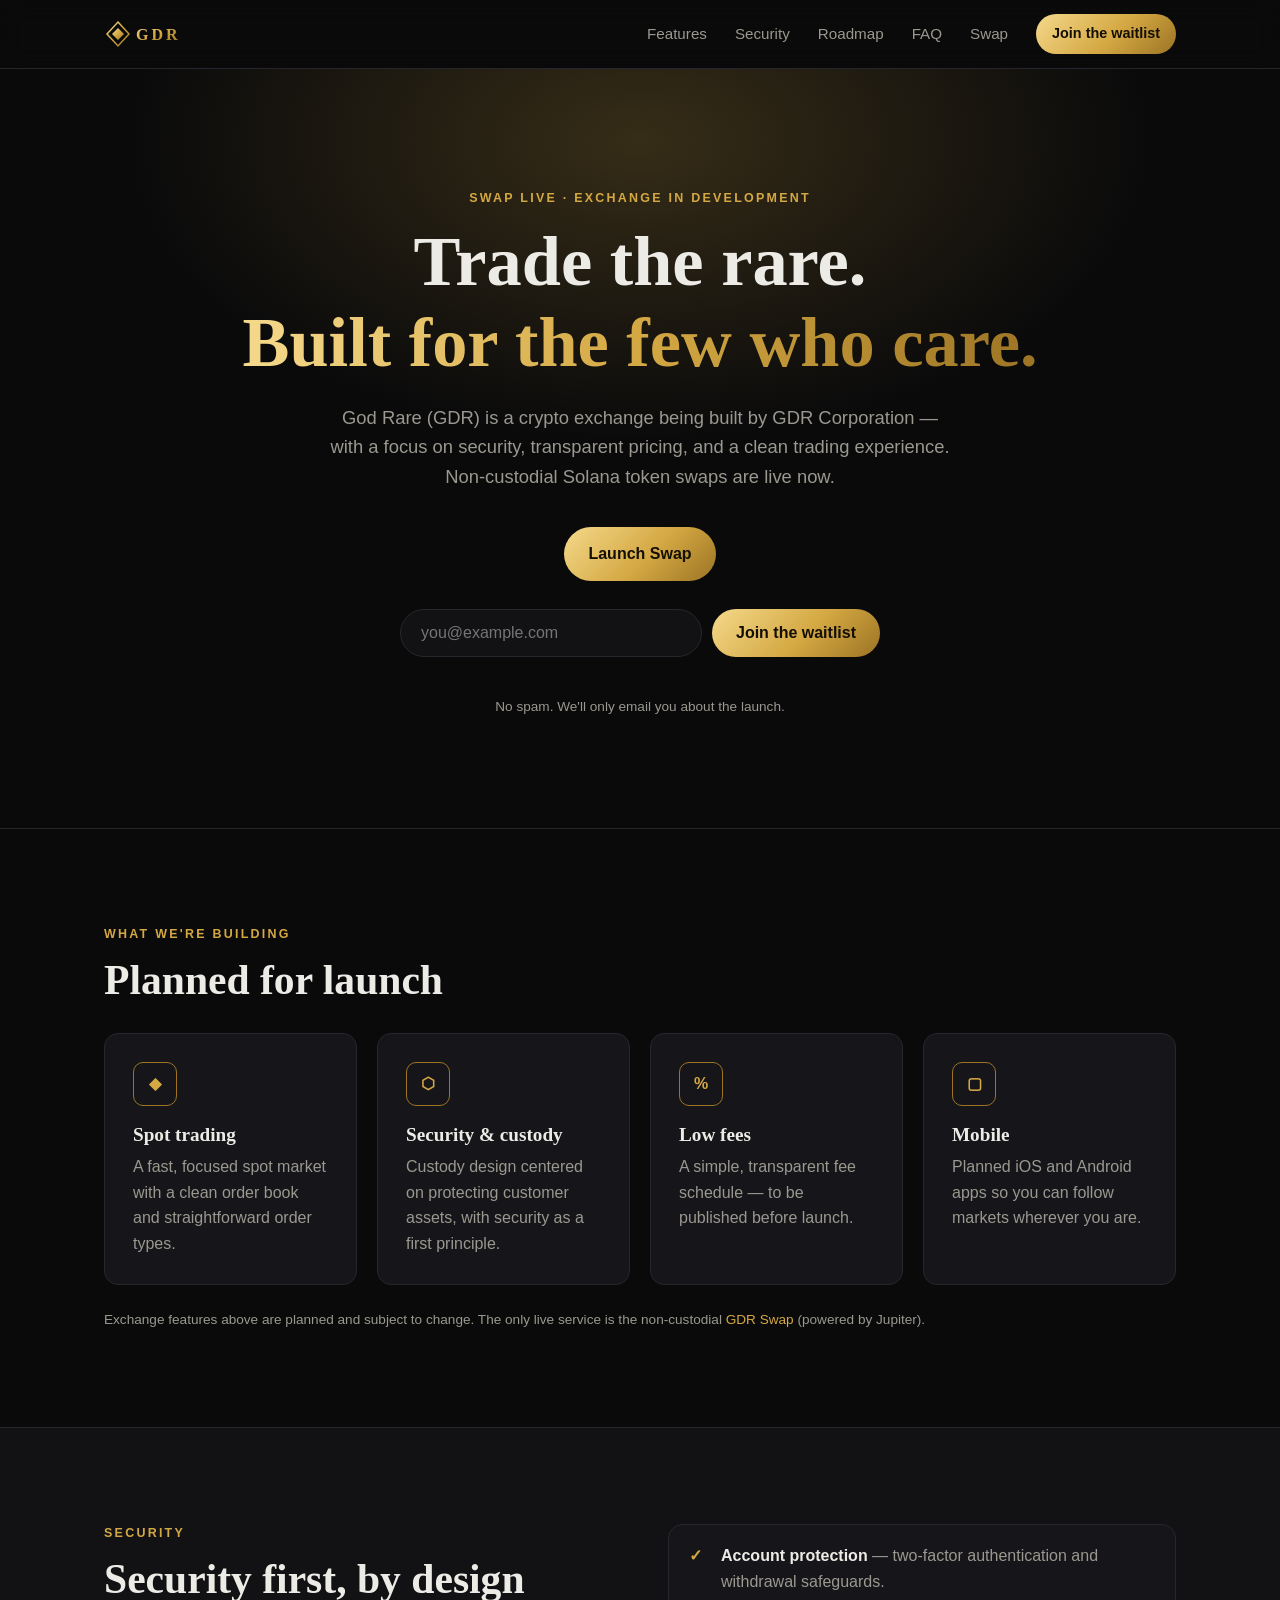
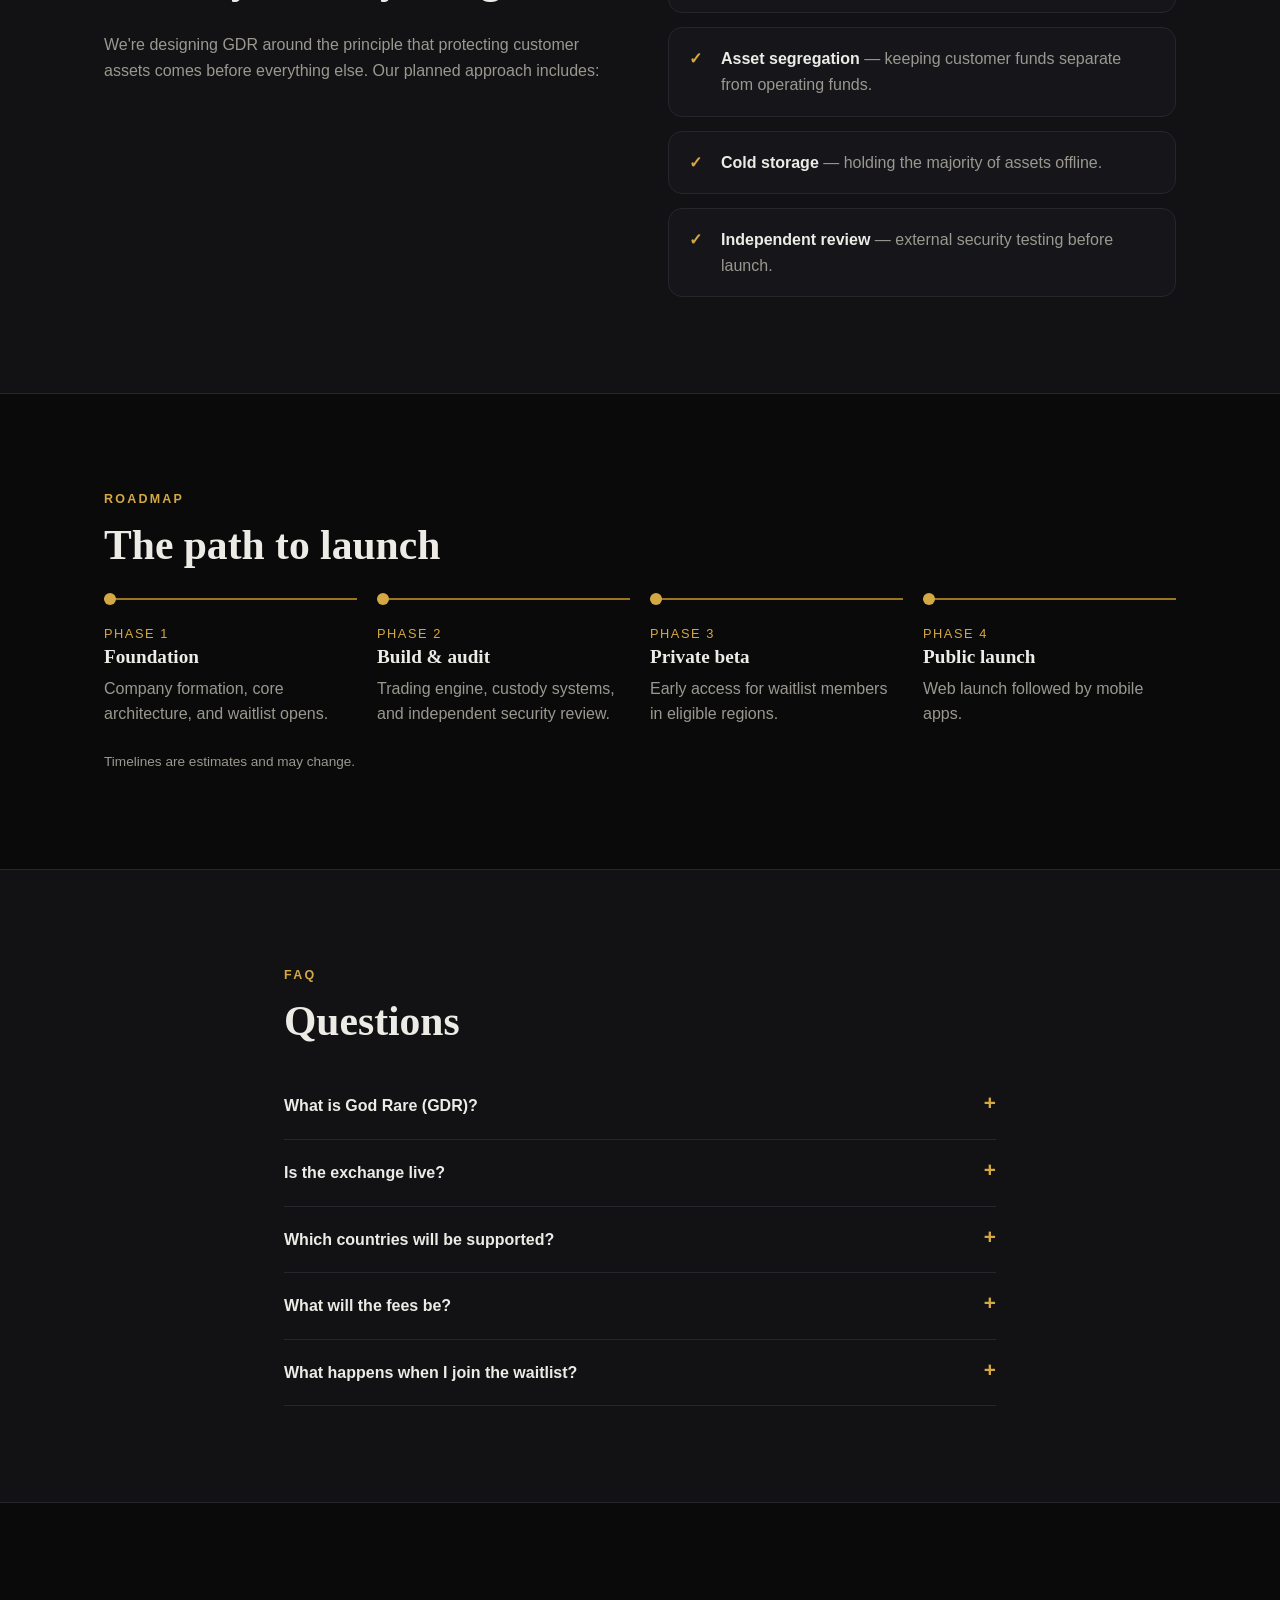
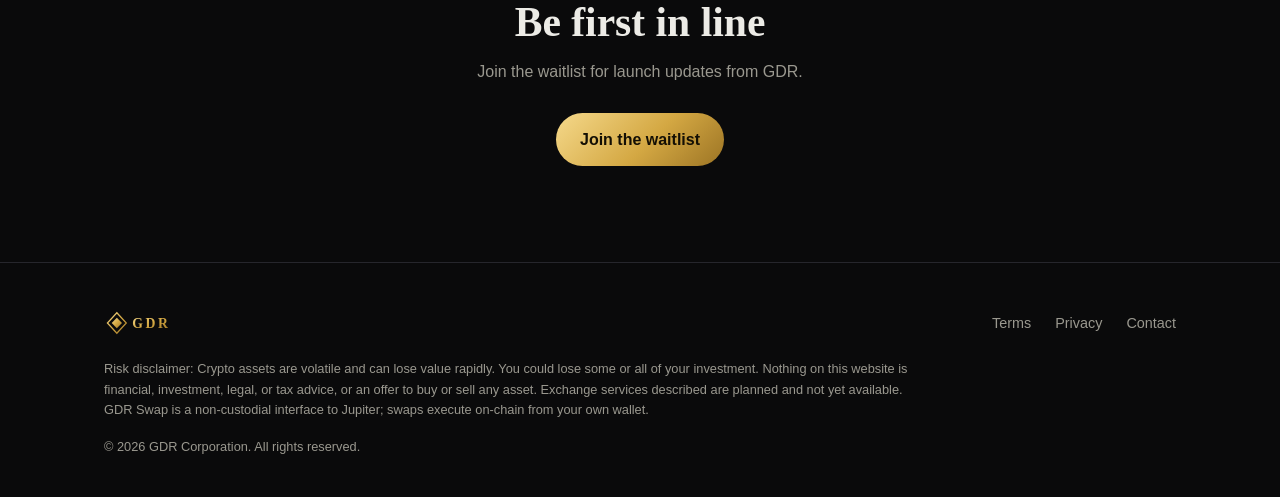
<file: index.html>
<!DOCTYPE html>
<html lang="en">
<head>
<meta charset="utf-8">
<meta name="viewport" content="width=device-width, initial-scale=1">
<title>God Rare (GDR) — A crypto exchange in development by GDR Corporation</title>
<meta name="description" content="God Rare (GDR) is an upcoming crypto exchange from GDR Corporation. Join the waitlist for launch updates.">
<link rel="icon" href="assets/favicon.svg" type="image/svg+xml">
<link rel="stylesheet" href="css/style.css">
</head>
<body>
<header class="nav">
  <div class="wrap nav-inner">
    <a href="#top" class="brand"><img src="assets/logo.svg" alt="GDR" width="110" height="28"></a>
    <nav class="links" id="links">
      <a href="#features">Features</a><a href="#security">Security</a><a href="#roadmap">Roadmap</a><a href="#faq">FAQ</a><a href="swap.html">Swap</a>
      <a href="#waitlist" class="btn btn-sm">Join the waitlist</a>
    </nav>
    <button class="menu" id="menu" aria-label="Open menu" aria-expanded="false"><span></span><span></span></button>
  </div>
</header>

<main id="top">
  <!-- HERO -->
  <section class="hero">
    <div class="glow"></div>
    <div class="wrap hero-inner">
      <p class="eyebrow">Swap live · Exchange in development</p>
      <h1>Trade the rare.<br><span class="gold">Built for the few who care.</span></h1>
      <p class="lead">God Rare (GDR) is a crypto exchange being built by GDR Corporation — with a focus on security, transparent pricing, and a clean trading experience. Non-custodial Solana token swaps are live now.</p>
      <p style="margin-bottom:28px"><a href="swap.html" class="btn">Launch Swap</a></p>
      <form class="waitlist" id="waitlist" novalidate>
        <!-- TODO: Connect a real form endpoint (e.g. Formspree, Netlify Forms, or your own API).
             Set action="https://YOUR-ENDPOINT" method="POST" and update js/main.js to submit via fetch(). -->
        <label for="email" class="sr-only">Email address</label>
        <input type="email" id="email" name="email" placeholder="you@example.com" required autocomplete="email">
        <button type="submit" class="btn">Join the waitlist</button>
      </form>
      <p class="form-msg" id="form-msg" role="status" aria-live="polite"></p>
      <p class="fine">No spam. We'll only email you about the launch.</p>
    </div>
  </section>

  <!-- FEATURES -->
  <section id="features" class="section">
    <div class="wrap">
      <p class="eyebrow">What we're building</p>
      <h2>Planned for launch</h2>
      <div class="grid">
        <article class="card"><div class="ico">◆</div><h3>Spot trading</h3><p>A fast, focused spot market with a clean order book and straightforward order types.</p></article>
        <article class="card"><div class="ico">⬡</div><h3>Security &amp; custody</h3><p>Custody design centered on protecting customer assets, with security as a first principle.</p></article>
        <article class="card"><div class="ico">%</div><h3>Low fees</h3><p>A simple, transparent fee schedule — to be published before launch.</p></article>
        <article class="card"><div class="ico">▢</div><h3>Mobile</h3><p>Planned iOS and Android apps so you can follow markets wherever you are.</p></article>
      </div>
      <p class="note">Exchange features above are planned and subject to change. The only live service is the non-custodial <a href="swap.html" style="color:var(--gold)">GDR Swap</a> (powered by Jupiter).</p>
    </div>
  </section>

  <!-- SECURITY -->
  <section id="security" class="section alt">
    <div class="wrap split">
      <div>
        <p class="eyebrow">Security</p>
        <h2>Security first, by design</h2>
        <p>We're designing GDR around the principle that protecting customer assets comes before everything else. Our planned approach includes:</p>
      </div>
      <ul class="checks">
        <li><strong>Account protection</strong> — two-factor authentication and withdrawal safeguards.</li>
        <li><strong>Asset segregation</strong> — keeping customer funds separate from operating funds.</li>
        <li><strong>Cold storage</strong> — holding the majority of assets offline.</li>
        <li><strong>Independent review</strong> — external security testing before launch.</li>
      </ul>
    </div>
  </section>

  <!-- ROADMAP -->
  <section id="roadmap" class="section">
    <div class="wrap">
      <p class="eyebrow">Roadmap</p>
      <h2>The path to launch</h2>
      <ol class="timeline">
        <li><span>Phase 1</span><h3>Foundation</h3><p>Company formation, core architecture, and waitlist opens.</p></li>
        <li><span>Phase 2</span><h3>Build &amp; audit</h3><p>Trading engine, custody systems, and independent security review.</p></li>
        <li><span>Phase 3</span><h3>Private beta</h3><p>Early access for waitlist members in eligible regions.</p></li>
        <li><span>Phase 4</span><h3>Public launch</h3><p>Web launch followed by mobile apps.</p></li>
      </ol>
      <p class="note">Timelines are estimates and may change.</p>
    </div>
  </section>

  <!-- FAQ -->
  <section id="faq" class="section alt">
    <div class="wrap narrow">
      <p class="eyebrow">FAQ</p>
      <h2>Questions</h2>
      <details><summary>What is God Rare (GDR)?</summary><p>GDR is a cryptocurrency exchange currently in development by GDR Corporation.</p></details>
      <details><summary>Is the exchange live?</summary><p>The centralized exchange is not live yet — join the waitlist to hear when early access opens. A non-custodial Solana token <a href="swap.html" style="color:var(--gold)">swap</a> is available now; you connect your own wallet and GDR never holds your funds.</p></details>
      <details><summary>Which countries will be supported?</summary><p>Availability will depend on local requirements. Supported regions will be announced before launch.</p></details>
      <details><summary>What will the fees be?</summary><p>We plan to publish a simple, transparent fee schedule ahead of launch.</p></details>
      <details><summary>What happens when I join the waitlist?</summary><p>We'll email you launch updates and early-access news. You can unsubscribe at any time.</p></details>
    </div>
  </section>

  <section id="waitlist" class="section cta">
    <div class="wrap narrow center">
      <h2>Be first in line</h2>
      <p>Join the waitlist for launch updates from GDR.</p>
      <a href="#top" class="btn" data-focus-email>Join the waitlist</a>
    </div>
  </section>
</main>

<footer class="footer">
  <div class="wrap">
    <div class="foot-top">
      <img src="assets/logo.svg" alt="GDR" width="96" height="24">
      <nav><a href="#">Terms</a><a href="#">Privacy</a><a href="mailto:hello@example.com">Contact</a></nav>
    </div>
    <p class="disclaimer">Risk disclaimer: Crypto assets are volatile and can lose value rapidly. You could lose some or all of your investment. Nothing on this website is financial, investment, legal, or tax advice, or an offer to buy or sell any asset. Exchange services described are planned and not yet available. GDR Swap is a non-custodial interface to Jupiter; swaps execute on-chain from your own wallet.</p>
    <p class="copy">© 2026 GDR Corporation. All rights reserved.</p>
  </div>
</footer>
<script src="js/main.js"></script>
</body>
</html>
</file>
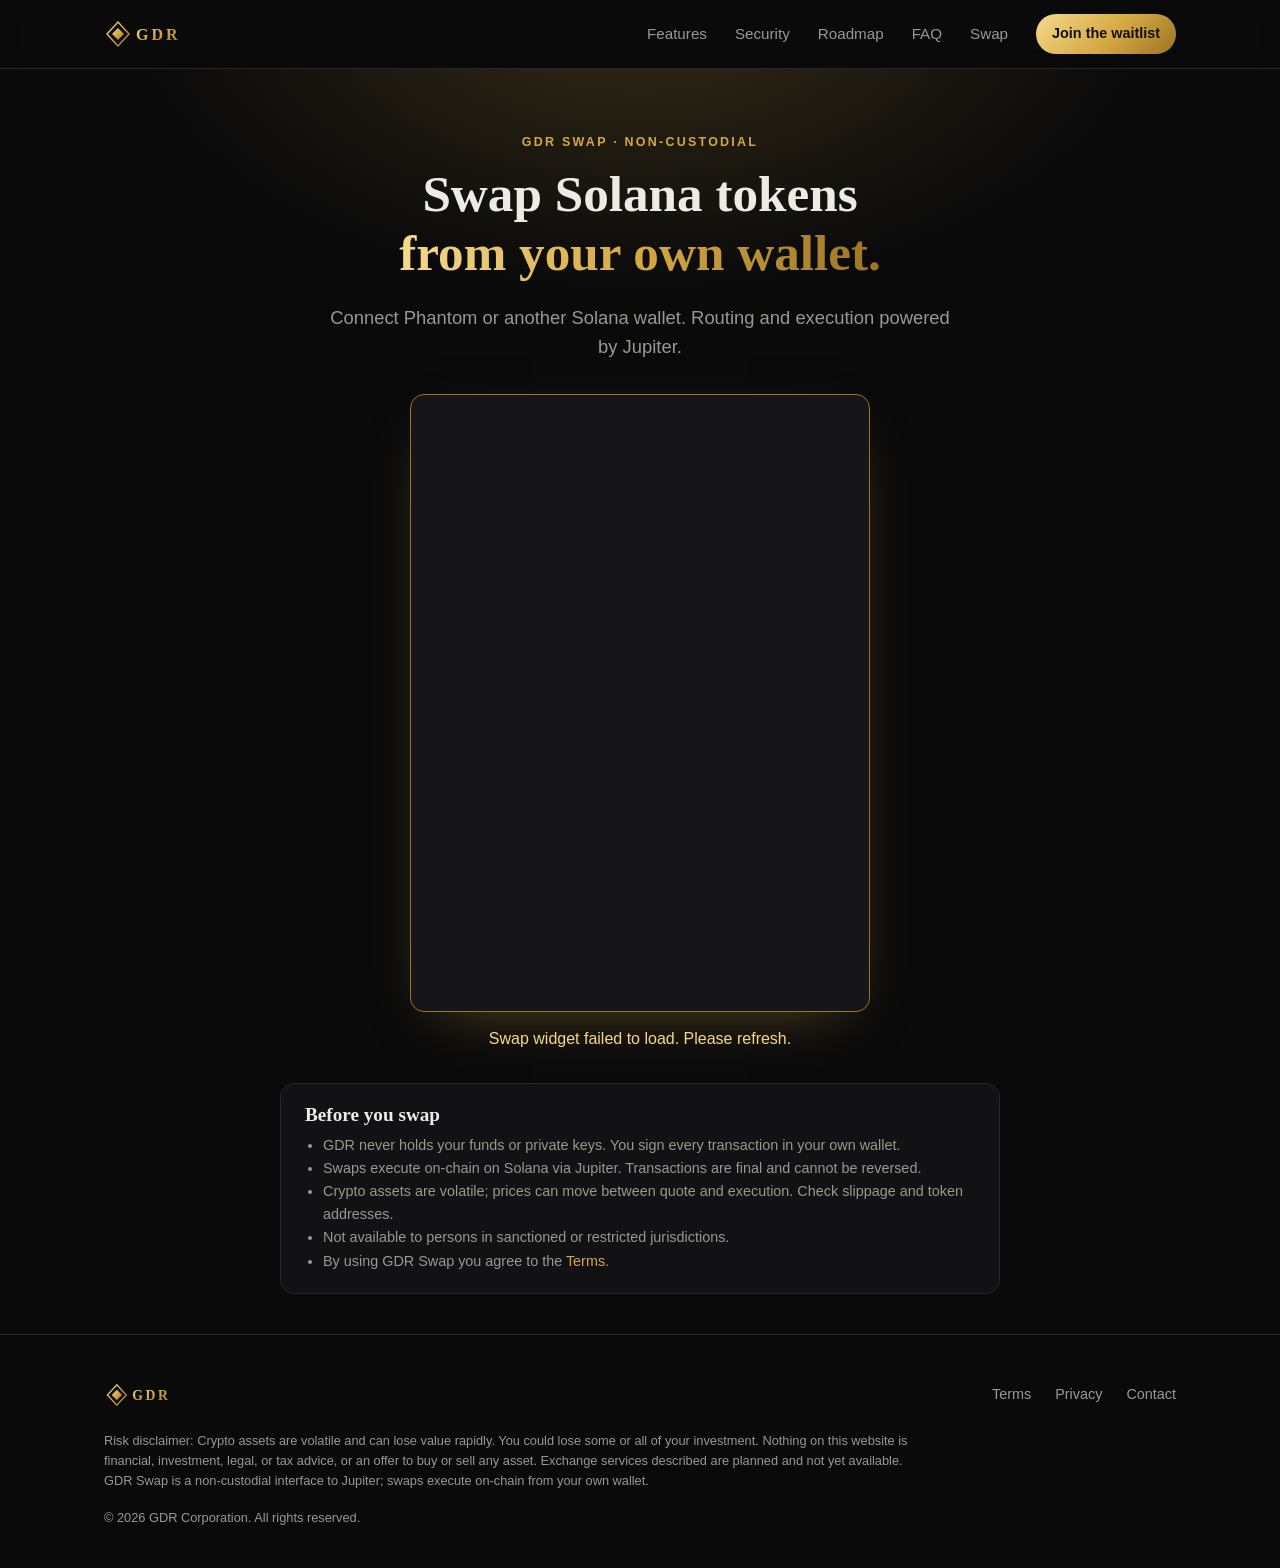
<file: swap.html>
<!DOCTYPE html>
<html lang="en">
<head>
<meta charset="utf-8">
<meta name="viewport" content="width=device-width, initial-scale=1">
<title>GDR Swap — Non-custodial Solana swaps | God Rare (GDR)</title>
<meta name="description" content="Swap Solana tokens non-custodially with GDR Swap, powered by Jupiter.">
<link rel="icon" href="assets/favicon.svg" type="image/svg+xml">
<link rel="stylesheet" href="css/style.css">
<script src="https://plugin.jup.ag/plugin-v1.js" data-preload defer></script>
</head>
<body>
<header class="nav">
  <div class="wrap nav-inner">
    <a href="index.html" class="brand"><img src="assets/logo.svg" alt="GDR" width="110" height="28"></a>
    <nav class="links" id="links">
      <a href="index.html#features">Features</a><a href="index.html#security">Security</a><a href="index.html#roadmap">Roadmap</a><a href="index.html#faq">FAQ</a><a href="swap.html">Swap</a>
      <a href="index.html#waitlist" class="btn btn-sm">Join the waitlist</a>
    </nav>
    <button class="menu" id="menu" aria-label="Open menu" aria-expanded="false"><span></span><span></span></button>
  </div>
</header>

<main id="top">
  <section class="swap-hero">
    <div class="glow"></div>
    <div class="wrap" style="position:relative">
      <p class="eyebrow">GDR Swap · Non-custodial</p>
      <h1 style="font-size:clamp(2rem,5vw,3.2rem)">Swap Solana tokens<br><span class="gold">from your own wallet.</span></h1>
      <p class="lead" style="margin-bottom:32px">Connect Phantom or another Solana wallet. Routing and execution powered by Jupiter.</p>
      <div class="swap-box"><div id="jupiter-plugin"></div></div>
      <p class="form-msg" id="swap-status" role="status"></p>
      <div class="notice" style="text-align:left">
        <h3>Before you swap</h3>
        <ul>
          <li>GDR never holds your funds or private keys. You sign every transaction in your own wallet.</li>
          <li>Swaps execute on-chain on Solana via Jupiter. Transactions are final and cannot be reversed.</li>
          <li>Crypto assets are volatile; prices can move between quote and execution. Check slippage and token addresses.</li>
          <li>Not available to persons in sanctioned or restricted jurisdictions.</li>
          <li>By using GDR Swap you agree to the <a href="#">Terms</a>.</li>
        </ul>
      </div>
    </div>
  </section>
</main>

<footer class="footer">
  <div class="wrap">
    <div class="foot-top">
      <img src="assets/logo.svg" alt="GDR" width="96" height="24">
      <nav><a href="#">Terms</a><a href="#">Privacy</a><a href="mailto:hello@example.com">Contact</a></nav>
    </div>
    <p class="disclaimer">Risk disclaimer: Crypto assets are volatile and can lose value rapidly. You could lose some or all of your investment. Nothing on this website is financial, investment, legal, or tax advice, or an offer to buy or sell any asset. Exchange services described are planned and not yet available. GDR Swap is a non-custodial interface to Jupiter; swaps execute on-chain from your own wallet.</p>
    <p class="copy">© 2026 GDR Corporation. All rights reserved.</p>
  </div>
</footer>
<script>const m=document.getElementById("menu"),l=document.getElementById("links");m.addEventListener("click",()=>m.setAttribute("aria-expanded",l.classList.toggle("open")));</script>
<script src="js/swap.js"></script>
</body>
</html>
</file>
<file: css/style.css>
/* ===== Theme — edit colors here ===== */
:root{
  --bg:#0a0a0b; --bg2:#121214; --card:#16161a; --line:#26262c;
  --text:#ecebe6; --muted:#9a988f;
  --gold:#d4a843; --gold-l:#f5d98b; --gold-d:#9c7424;
  --radius:14px; --max:1120px;
  --serif:Georgia,"Times New Roman",serif;
  --sans:-apple-system,BlinkMacSystemFont,"Segoe UI",Inter,Roboto,Helvetica,Arial,sans-serif;
}
*{box-sizing:border-box;margin:0;padding:0}
html{scroll-behavior:smooth}
body{background:var(--bg);color:var(--text);font:16px/1.6 var(--sans);-webkit-font-smoothing:antialiased}
a{color:inherit;text-decoration:none}
img{display:block}
.wrap{max-width:var(--max);margin:0 auto;padding:0 24px}
.narrow{max-width:760px}.center{text-align:center}
.sr-only{position:absolute;width:1px;height:1px;overflow:hidden;clip:rect(0 0 0 0)}
.gold{background:linear-gradient(90deg,var(--gold-l),var(--gold),var(--gold-d));-webkit-background-clip:text;background-clip:text;color:transparent}
.eyebrow{color:var(--gold);text-transform:uppercase;letter-spacing:.18em;font-size:.78rem;font-weight:600;margin-bottom:12px}
h1,h2,h3{font-family:var(--serif);font-weight:700;line-height:1.15}
h1{font-size:clamp(2.4rem,6vw,4.4rem);margin-bottom:20px}
h2{font-size:clamp(1.8rem,4vw,2.6rem);margin-bottom:28px}
h3{font-size:1.2rem;margin-bottom:8px}
p{color:var(--muted)}
.btn{display:inline-block;border:0;cursor:pointer;background:linear-gradient(135deg,var(--gold-l),var(--gold) 55%,var(--gold-d));color:#140f04;font-weight:700;padding:14px 24px;border-radius:999px;font-size:1rem;transition:transform .15s,box-shadow .15s}
.btn:hover{transform:translateY(-1px);box-shadow:0 8px 30px -8px rgba(212,168,67,.6)}
.btn-sm{padding:8px 16px;font-size:.9rem}
/* Nav */
.nav{position:sticky;top:0;z-index:10;background:rgba(10,10,11,.8);backdrop-filter:blur(12px);border-bottom:1px solid var(--line)}
.nav-inner{display:flex;align-items:center;justify-content:space-between;height:68px}
.links{display:flex;gap:28px;align-items:center}
.links a:not(.btn){color:var(--muted);font-size:.95rem}.links a:not(.btn):hover{color:var(--text)}
.menu{display:none;background:none;border:0;cursor:pointer;width:32px;height:32px}
.menu span{display:block;height:2px;background:var(--gold);margin:7px 4px}
/* Hero */
.hero{position:relative;overflow:hidden;padding:120px 0 110px;text-align:center}
.glow{position:absolute;inset:-30% 10% auto;height:600px;background:radial-gradient(closest-side,rgba(212,168,67,.22),transparent);pointer-events:none}
.hero-inner{position:relative}
.lead{font-size:1.15rem;max-width:620px;margin:0 auto 36px}
.waitlist{display:flex;gap:10px;max-width:480px;margin:0 auto}
.waitlist input{flex:1;min-width:0;background:var(--bg2);border:1px solid var(--line);color:var(--text);padding:14px 20px;border-radius:999px;font-size:1rem}
.waitlist input:focus{outline:none;border-color:var(--gold)}
.form-msg{min-height:1.6em;margin-top:14px;color:var(--gold-l)}
.form-msg.err{color:#e88}
.fine{font-size:.85rem}
/* Sections */
.section{padding:96px 0;border-top:1px solid var(--line)}
.alt{background:var(--bg2)}
.grid{display:grid;grid-template-columns:repeat(4,1fr);gap:20px}
.card{background:var(--card);border:1px solid var(--line);border-radius:var(--radius);padding:28px;transition:border-color .2s}
.card:hover{border-color:var(--gold-d)}
.ico{width:44px;height:44px;border-radius:10px;display:grid;place-items:center;color:var(--gold);border:1px solid var(--gold-d);margin-bottom:18px;font-weight:700}
.note{font-size:.85rem;margin-top:24px}
.split{display:grid;grid-template-columns:1fr 1fr;gap:56px;align-items:start}
.checks{list-style:none;display:grid;gap:14px}
.checks li{background:var(--card);border:1px solid var(--line);border-radius:var(--radius);padding:18px 20px 18px 52px;position:relative;color:var(--muted)}
.checks li::before{content:"✓";position:absolute;left:20px;top:18px;color:var(--gold);font-weight:700}
.checks strong{color:var(--text)}
.timeline{list-style:none;display:grid;grid-template-columns:repeat(4,1fr);gap:20px;position:relative}
.timeline li{border-top:2px solid var(--gold-d);padding-top:20px;position:relative}
.timeline li::before{content:"";position:absolute;top:-7px;left:0;width:12px;height:12px;border-radius:50%;background:var(--gold)}
.timeline span{color:var(--gold);font-size:.8rem;letter-spacing:.12em;text-transform:uppercase}
details{border-bottom:1px solid var(--line);padding:20px 0}
summary{cursor:pointer;font-weight:600;list-style:none;display:flex;justify-content:space-between}
summary::after{content:"+";color:var(--gold);font-size:1.3rem;line-height:1}
details[open] summary::after{content:"–"}
details p{margin-top:12px}
.cta h2{margin-bottom:12px}.cta p{margin-bottom:28px}
/* Footer */
.footer{border-top:1px solid var(--line);padding:48px 0 40px}
.foot-top{display:flex;justify-content:space-between;align-items:center;margin-bottom:24px;gap:20px}
.foot-top nav{display:flex;gap:24px}.foot-top nav a{color:var(--muted);font-size:.9rem}.foot-top nav a:hover{color:var(--gold)}
.disclaimer{font-size:.8rem;max-width:820px;margin-bottom:16px}
.copy{font-size:.8rem}
/* Responsive */
@media(max-width:900px){.grid{grid-template-columns:1fr 1fr}.timeline{grid-template-columns:1fr 1fr;row-gap:36px}.split{grid-template-columns:1fr;gap:24px}}
@media(max-width:640px){
  .menu{display:block}
  .links{display:none;position:absolute;top:68px;left:0;right:0;flex-direction:column;gap:18px;padding:24px;background:var(--bg);border-bottom:1px solid var(--line)}
  .links.open{display:flex}
  .hero{padding:80px 0 72px}.section{padding:72px 0}
  .grid,.timeline{grid-template-columns:1fr}
  .waitlist{flex-direction:column}
  .foot-top{flex-direction:column;align-items:flex-start}
}
/* Swap page + Jupiter Plugin theme (RGB triplets per Jupiter docs) */
:root{--jupiter-plugin-primary:212,168,67;--jupiter-plugin-background:10,10,11;--jupiter-plugin-primaryText:236,235,230;--jupiter-plugin-warning:245,217,139;--jupiter-plugin-interactive:38,38,44;--jupiter-plugin-module:22,22,26}
.swap-hero{padding:64px 0 40px;text-align:center;position:relative;overflow:hidden}
.swap-box{max-width:460px;margin:0 auto;background:var(--card);border:1px solid var(--gold-d);border-radius:var(--radius);padding:8px;box-shadow:0 20px 60px -30px rgba(212,168,67,.5)}
#jupiter-plugin{min-height:600px}
.notice{max-width:720px;margin:32px auto 0;background:var(--bg2);border:1px solid var(--line);border-radius:var(--radius);padding:20px 24px}
.notice ul{margin:8px 0 0 18px;color:var(--muted);font-size:.9rem}.notice a{color:var(--gold)}
</file>
